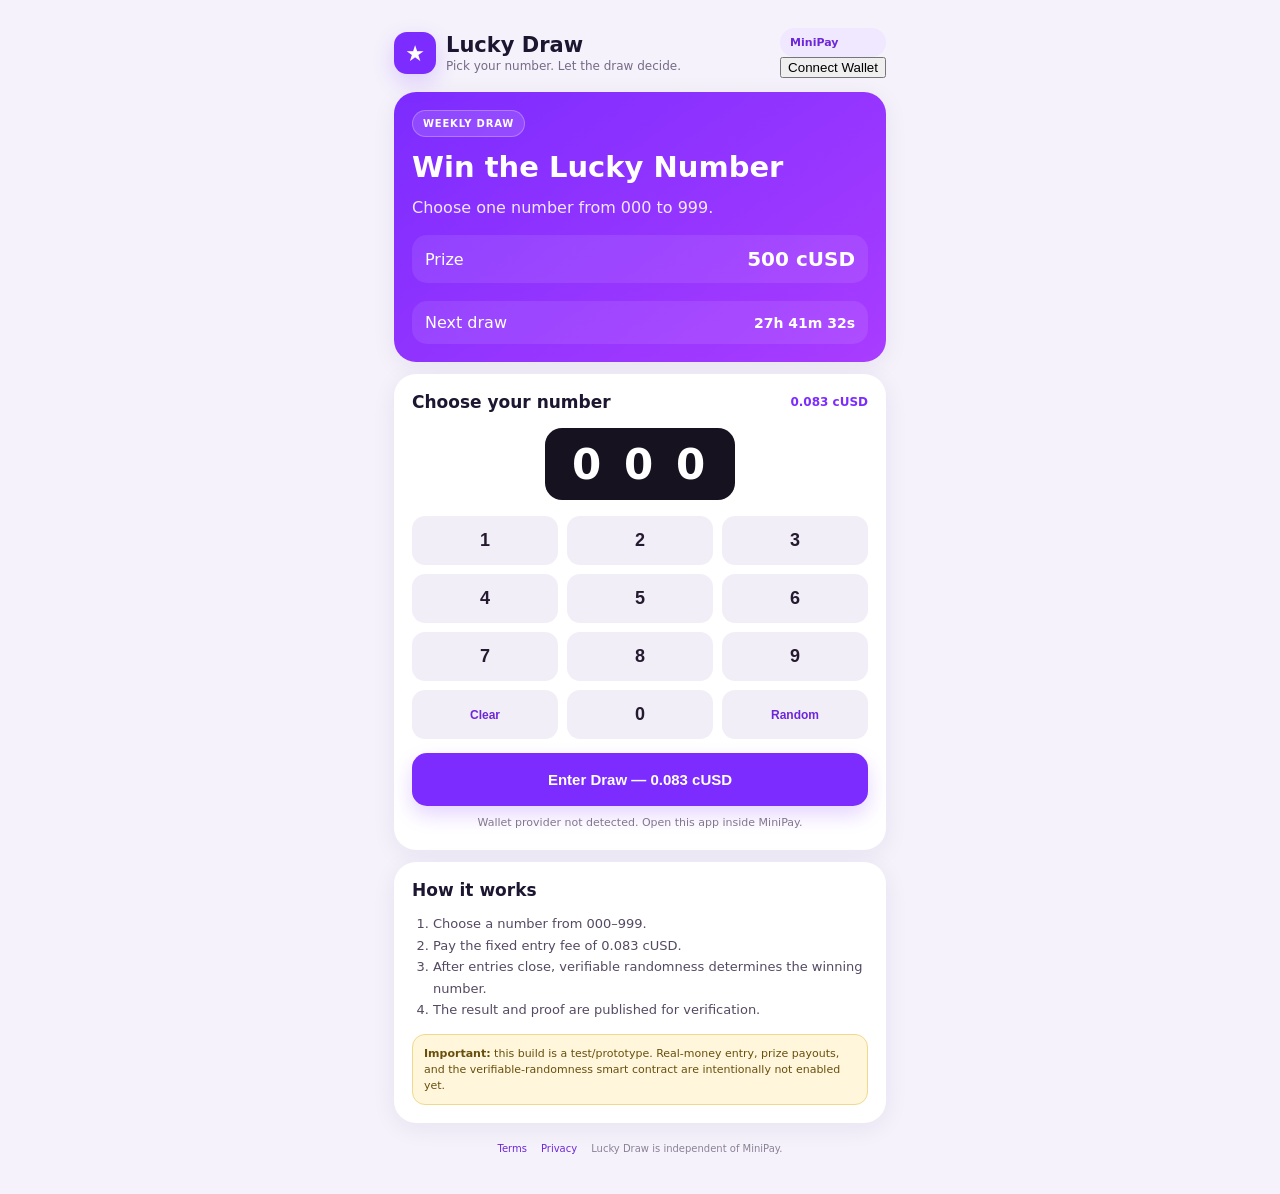
<file: index.html>
<!doctype html>
<html lang="en">
<head>
  <meta charset="utf-8">
  <meta name="viewport" content="width=device-width,initial-scale=1,viewport-fit=cover">
  <meta name="theme-color" content="#7c2cff">
  <meta name="description" content="Lucky Draw — a MiniPay-ready prototype with a fixed 0.083 cUSD entry fee.">
  <link rel="manifest" href="./manifest.json">
  <link rel="icon" href="./icon.svg" type="image/svg+xml">
  <link rel="stylesheet" href="./styles.css">
  <title>Lucky Draw</title>
</head>
<body>
  <main class="app">
    <header class="topbar">
      <div class="brand">
        <div class="logo">★</div>
        <div>
          <h1>Lucky Draw</h1>
          <p>Pick your number. Let the draw decide.</p>
        </div>
      </div>
      <div class="wallet-area">
  <div id="walletBadge" class="wallet-badge">MiniPay</div>
  <button id="connectBtn" class="connect-btn">Connect Wallet</button>
</div>
    </header>

    <section class="hero card">
      <div class="pill">WEEKLY DRAW</div>
      <h2>Win the Lucky Number</h2>
      <p class="muted">Choose one number from 000 to 999.</p>

      <div class="prize">
        <span>Prize</span>
        <strong id="prizeValue">500 cUSD</strong>
      </div>

      <div class="countdown">
        <span>Next draw</span>
        <strong id="countdown">Loading…</strong>
      </div>
    </section>

    <section class="card">
      <div class="section-title">
        <h3>Choose your number</h3>
        <span class="fee">0.083 cUSD</span>
      </div>

      <div class="number-box" aria-label="Selected number">
        <span id="digit1">0</span><span id="digit2">0</span><span id="digit3">0</span>
      </div>

      <div class="keypad" id="keypad">
        <button data-digit="1">1</button><button data-digit="2">2</button><button data-digit="3">3</button>
        <button data-digit="4">4</button><button data-digit="5">5</button><button data-digit="6">6</button>
        <button data-digit="7">7</button><button data-digit="8">8</button><button data-digit="9">9</button>
        <button class="secondary" id="clearBtn">Clear</button><button data-digit="0">0</button>
        <button class="secondary" id="randomBtn">Random</button>
      </div>

      <button id="enterBtn" class="primary">Enter Draw — 0.083 cUSD</button>
      <p id="status" class="status">Prototype mode: no real funds are moved.</p>
    </section>

    <section class="card ticket hidden" id="ticketCard">
      <div class="ticket-head">
        <h3>Your ticket</h3><span class="verified">✓ Recorded</span>
      </div>
      <div class="ticket-number" id="ticketNumber">000</div>
      <div class="ticket-grid">
        <div><span>Entry</span><b>0.083 cUSD</b></div>
        <div><span>Draw</span><b id="ticketDraw">Weekly</b></div>
        <div><span>Ticket ID</span><b id="ticketId">LD-000000</b></div>
        <div><span>Wallet</span><b id="ticketWallet">Not connected</b></div>
      </div>
    </section>

    <section class="card">
      <div class="section-title">
        <h3>How it works</h3>
      </div>
      <ol class="steps">
        <li>Choose a number from 000–999.</li>
        <li>Pay the fixed entry fee of 0.083 cUSD.</li>
        <li>After entries close, verifiable randomness determines the winning number.</li>
        <li>The result and proof are published for verification.</li>
      </ol>
      <div class="notice">
        <b>Important:</b> this build is a test/prototype. Real-money entry, prize payouts, and the verifiable-randomness smart contract are intentionally not enabled yet.
      </div>
    </section>

    <footer>
      <a href="./terms.html">Terms</a>
      <a href="./privacy.html">Privacy</a>
      <span>Lucky Draw is independent of MiniPay.</span>
    </footer>
  </main>
  <script src="./app.js"></script>
</body>
</html>
</file>
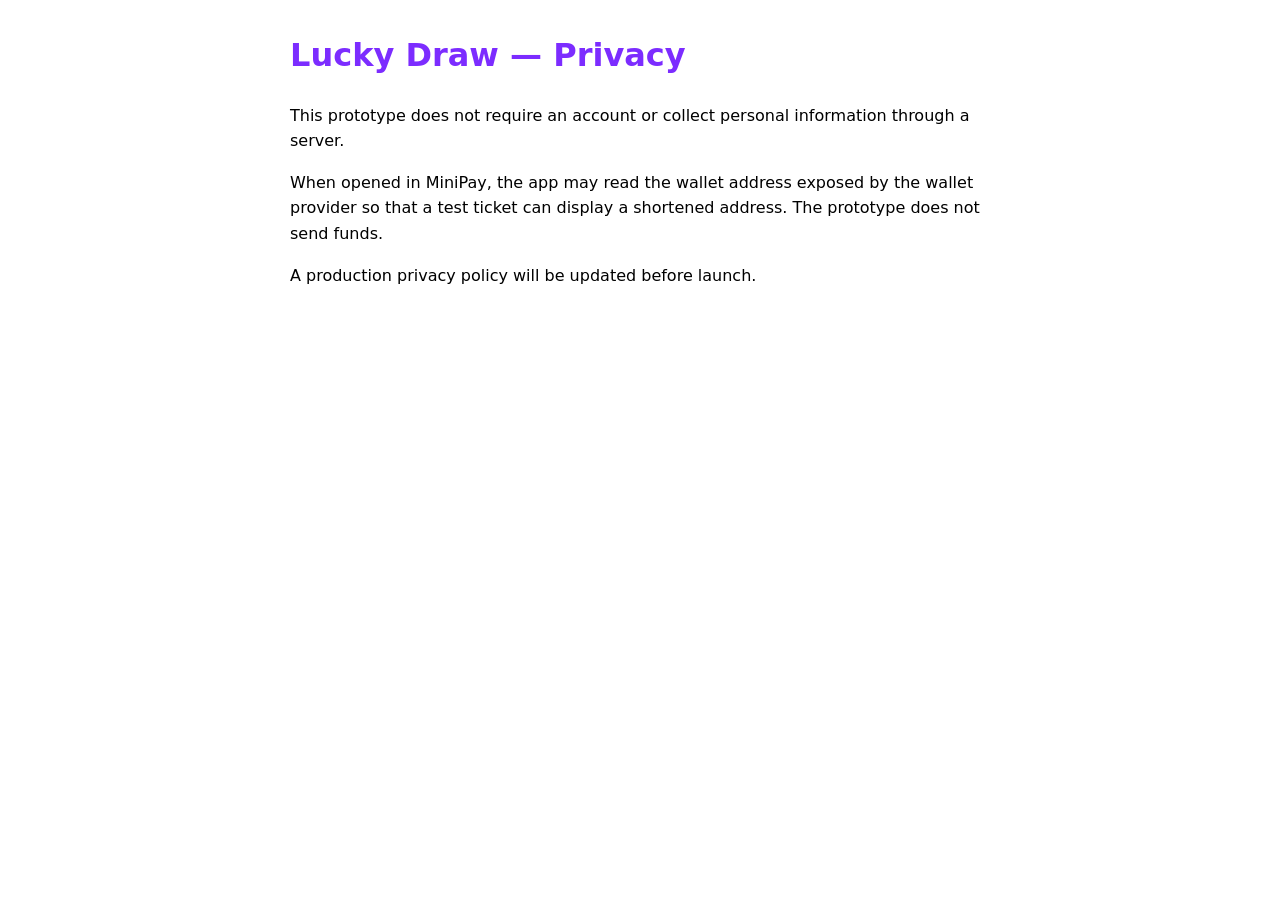
<file: privacy.html>
<!doctype html><html><head><meta name="viewport" content="width=device-width,initial-scale=1"><title>Lucky Draw Privacy</title><style>body{font-family:system-ui;max-width:700px;margin:30px auto;padding:0 18px;line-height:1.6}h1{color:#7c2cff}</style></head><body><h1>Lucky Draw — Privacy</h1><p>This prototype does not require an account or collect personal information through a server.</p><p>When opened in MiniPay, the app may read the wallet address exposed by the wallet provider so that a test ticket can display a shortened address. The prototype does not send funds.</p><p>A production privacy policy will be updated before launch.</p></body></html>
</file>
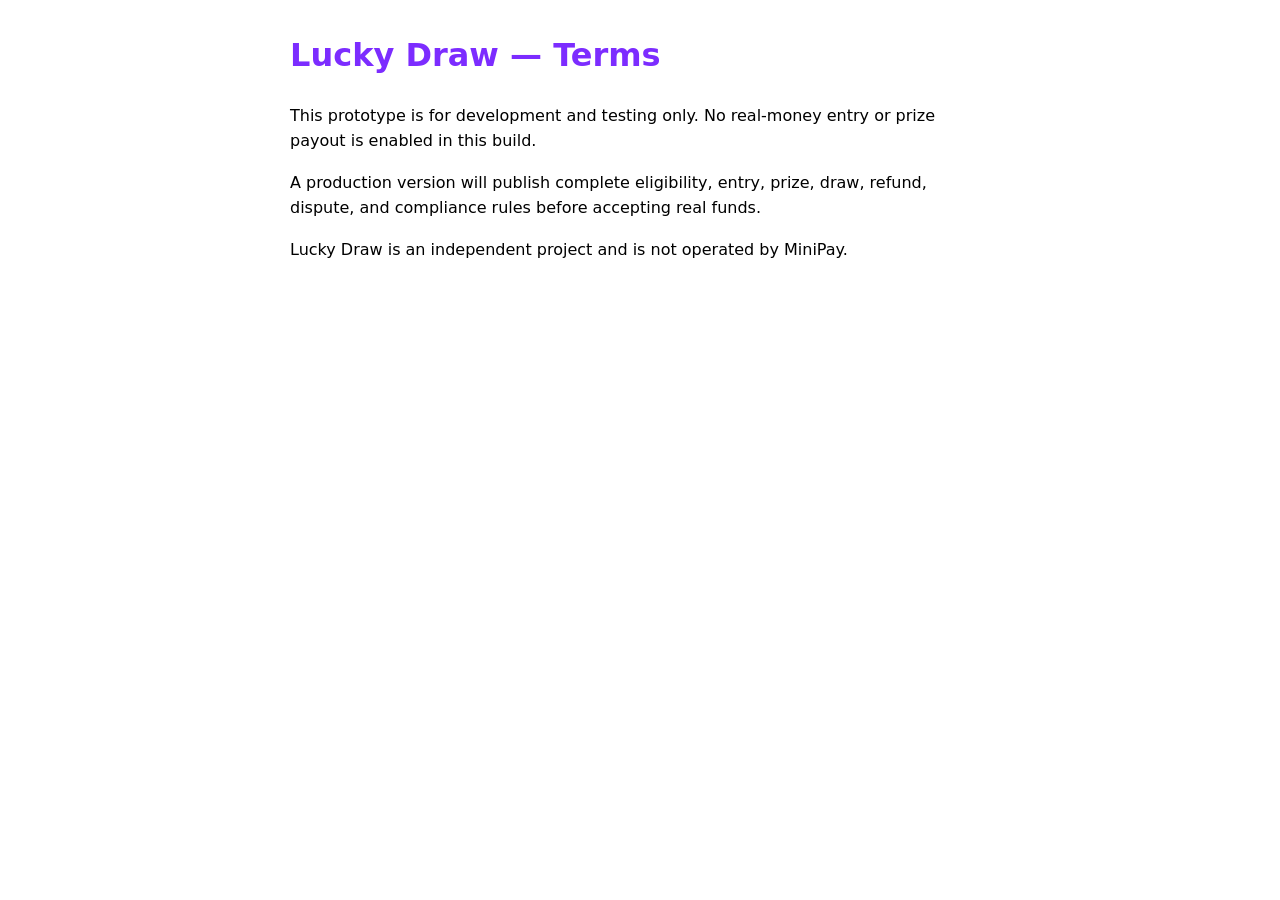
<file: terms.html>
<!doctype html><html><head><meta name="viewport" content="width=device-width,initial-scale=1"><title>Lucky Draw Terms</title><style>body{font-family:system-ui;max-width:700px;margin:30px auto;padding:0 18px;line-height:1.6}h1{color:#7c2cff}</style></head><body><h1>Lucky Draw — Terms</h1><p>This prototype is for development and testing only. No real-money entry or prize payout is enabled in this build.</p><p>A production version will publish complete eligibility, entry, prize, draw, refund, dispute, and compliance rules before accepting real funds.</p><p>Lucky Draw is an independent project and is not operated by MiniPay.</p></body></html>
</file>
<file: styles.css>
*{box-sizing:border-box}body{margin:0;background:#f5f2fb;color:#1d1630;font-family:Inter,system-ui,-apple-system,Segoe UI,Roboto,sans-serif}.app{max-width:520px;margin:auto;padding:18px 14px 32px}.topbar{display:flex;align-items:center;justify-content:space-between;margin-bottom:14px}.brand{display:flex;gap:10px;align-items:center}.logo{width:42px;height:42px;border-radius:13px;background:#7c2cff;color:#fff;display:grid;place-items:center;font-size:22px;box-shadow:0 8px 22px #7c2cff33}.brand h1{font-size:21px;margin:0}.brand p{font-size:12px;color:#756b86;margin:2px 0 0}.wallet-badge{font-size:11px;font-weight:700;background:#efe8ff;color:#6d27d9;padding:8px 10px;border-radius:999px}.card{background:#fff;border-radius:22px;padding:18px;margin:12px 0;box-shadow:0 5px 24px #35205d12}.hero{background:linear-gradient(145deg,#7c2cff,#a93cff);color:#fff}.hero .muted{color:#efe7ff}.pill{display:inline-block;background:#ffffff22;border:1px solid #ffffff44;padding:7px 10px;border-radius:999px;font-size:10px;font-weight:800;letter-spacing:.08em}.hero h2{font-size:29px;line-height:1.05;margin:15px 0 7px}.prize,.countdown{display:flex;justify-content:space-between;align-items:center;margin-top:18px;padding:12px 13px;border-radius:15px;background:#ffffff16}.prize strong{font-size:20px}.countdown strong{font-size:14px}.section-title{display:flex;justify-content:space-between;align-items:center}.section-title h3{margin:0;font-size:17px}.fee{font-size:12px;font-weight:800;color:#7c2cff}.number-box{margin:16px auto;width:190px;height:72px;border-radius:17px;background:#17121f;color:#fff;display:flex;justify-content:center;align-items:center;gap:7px;font-size:42px;font-weight:800;letter-spacing:3px}.number-box span{width:45px;text-align:center}.keypad{display:grid;grid-template-columns:repeat(3,1fr);gap:9px}.keypad button{border:0;border-radius:13px;background:#f2eef8;height:49px;font-size:18px;font-weight:700;color:#251b31}.keypad button:active{transform:scale(.97)}.keypad .secondary{font-size:12px;color:#6d27d9}.primary{width:100%;border:0;border-radius:15px;background:#7c2cff;color:#fff;height:53px;margin-top:14px;font-size:15px;font-weight:800;box-shadow:0 9px 20px #7c2cff33}.status{text-align:center;font-size:11px;color:#82768f;margin:10px 0 0;min-height:16px}.ticket{border:2px dashed #d8c7ff}.ticket-head{display:flex;justify-content:space-between;align-items:center}.ticket-head h3{margin:0}.verified{color:#16803b;font-size:11px;font-weight:800}.ticket-number{text-align:center;font-size:48px;font-weight:900;letter-spacing:7px;margin:10px 0}.ticket-grid{display:grid;grid-template-columns:1fr 1fr;gap:10px}.ticket-grid div{background:#f8f6fb;border-radius:12px;padding:10px}.ticket-grid span{display:block;font-size:10px;color:#877b92}.ticket-grid b{display:block;font-size:12px;margin-top:3px;word-break:break-all}.steps{padding-left:21px;color:#554a62;font-size:13px;line-height:1.65}.notice{background:#fff6dc;border:1px solid #f1d98b;border-radius:13px;padding:11px;font-size:11px;line-height:1.45;color:#684f0c}.hidden{display:none}footer{display:flex;gap:14px;justify-content:center;flex-wrap:wrap;color:#8b8195;font-size:10px;padding:8px}footer a{color:#6d27d9;text-decoration:none}@media(min-width:520px){.app{padding-top:28px}}
</file>
